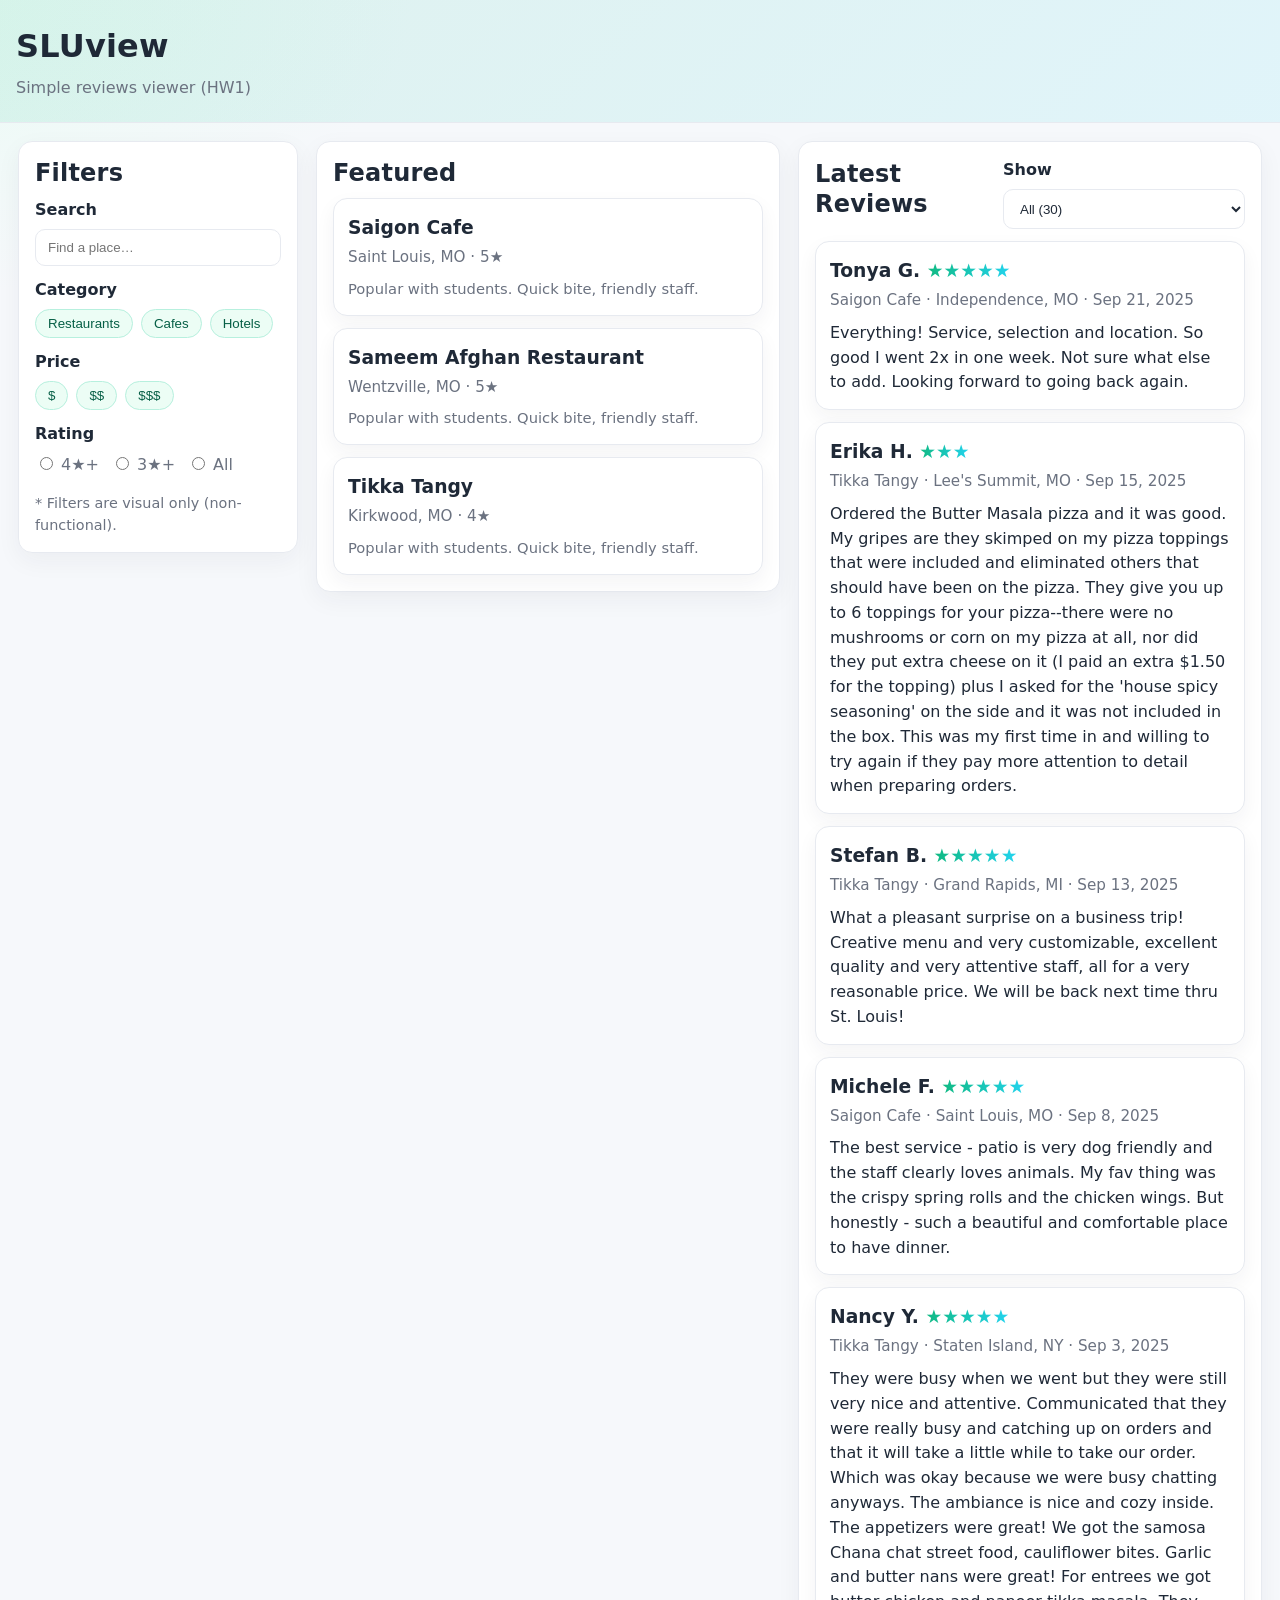
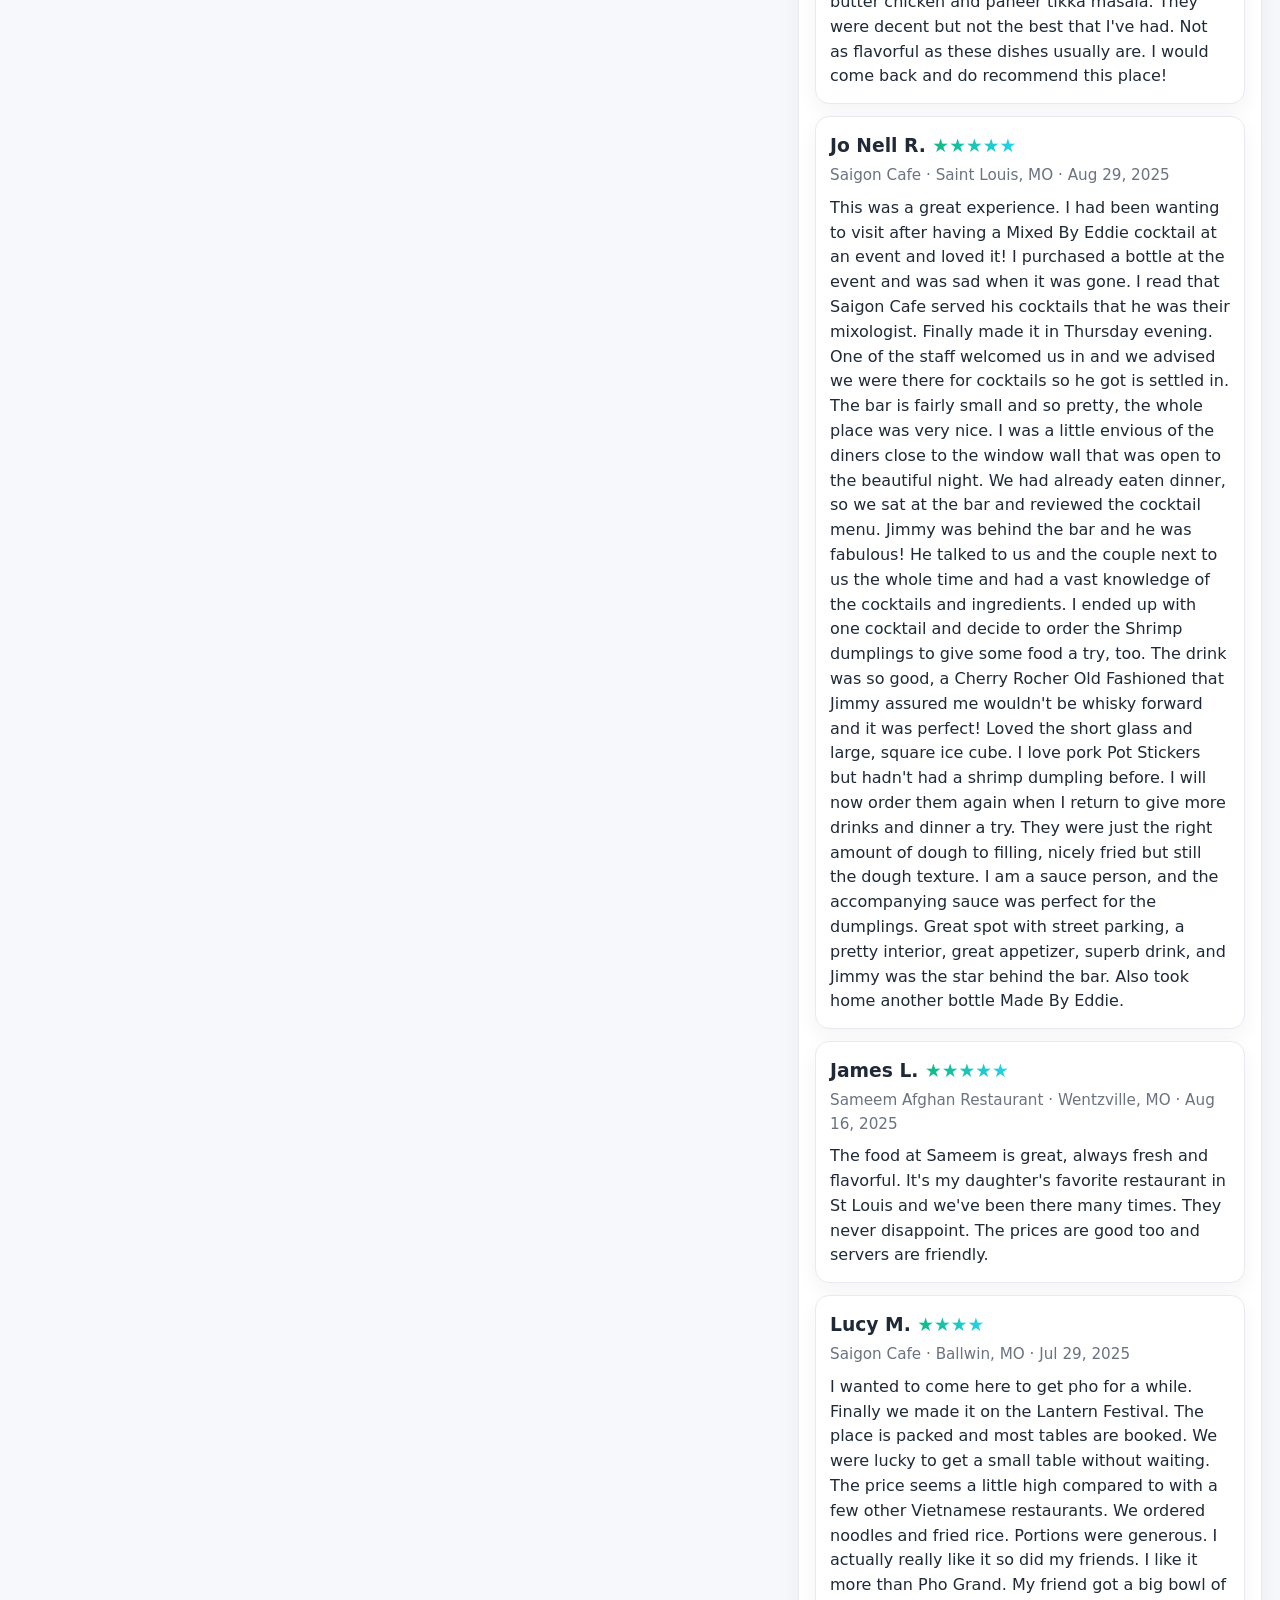
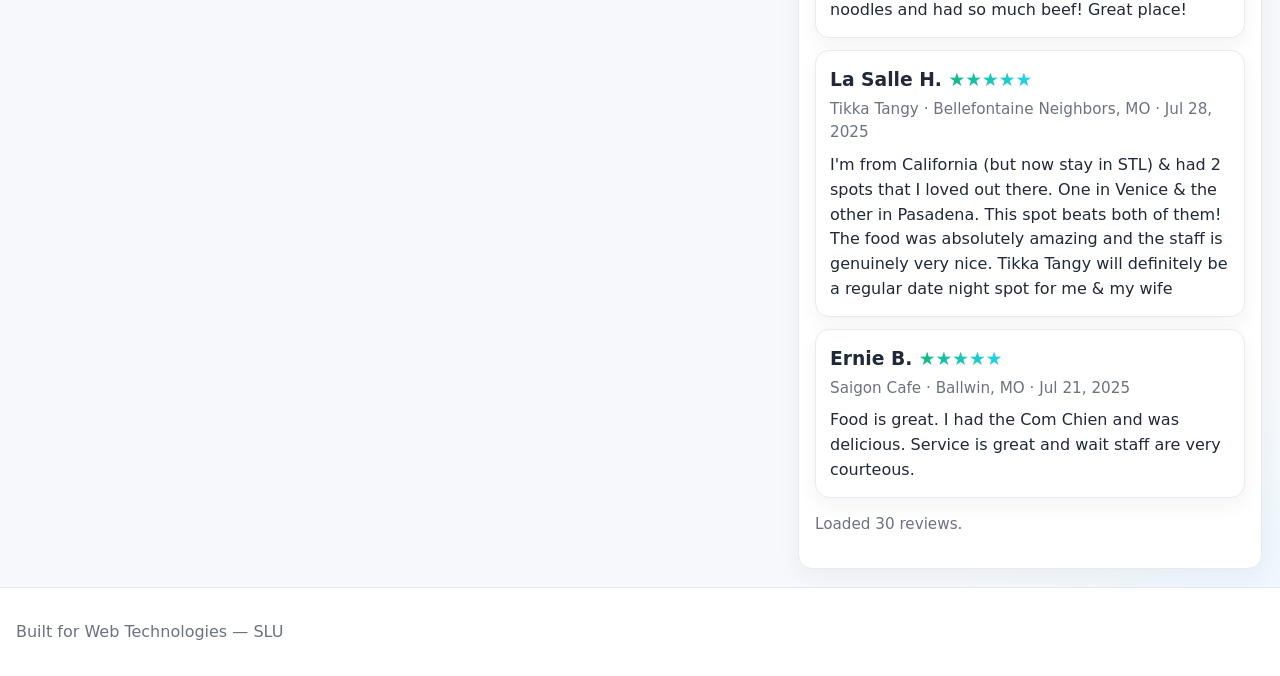
<file: sluview/index.html>
<!doctype html>
<html lang="en">
  <head>
    <meta charset="utf-8" />
    <meta name="viewport" content="width=device-width, initial-scale=1" />
    <title>SLUview</title>
    <link rel="stylesheet" href="slu.css" />
  </head>
  <body>
    <header class="site-header">
      <h1 class="site-title">SLUview</h1>
      <p class="site-subtitle">Simple reviews viewer (HW1)</p>
    </header>

    <main class="layout">
      <aside class="sidebar" aria-label="Filters">
        <h2 class="section-title">Filters</h2>

        <div class="form-group">
          <label for="search" class="label">Search</label>
          <input
            id="search"
            class="input"
            type="search"
            placeholder="Find a place…"
          />
        </div>

        <div class="form-group">
          <span class="label">Category</span>
          <ul class="chip-list">
            <li><button class="chip">Restaurants</button></li>
            <li><button class="chip">Cafes</button></li>
            <li><button class="chip">Hotels</button></li>
          </ul>
        </div>

        <div class="form-group">
          <span class="label">Price</span>
          <ul class="chip-list">
            <li><button class="chip">$</button></li>
            <li><button class="chip">$$</button></li>
            <li><button class="chip">$$$</button></li>
          </ul>
        </div>

        <div class="form-group">
          <span class="label">Rating</span>
          <div class="radio-group">
            <label><input type="radio" name="rating" /> 4★+</label>
            <label><input type="radio" name="rating" /> 3★+</label>
            <label><input type="radio" name="rating" /> All</label>
          </div>
        </div>

        <p class="hint-text">* Filters are visual only (non-functional).</p>
      </aside>

      <section class="featured" aria-label="Featured businesses">
        <h2 class="section-title">Featured</h2>
        <div id="featured-container" class="card-grid"></div>
      </section>

      <section class="reviews" aria-label="Latest reviews">
        <div class="reviews-toolbar">
          <h2 class="section-title">Latest Reviews</h2>
          <div class="picker">
            <label for="business-select" class="label">Show</label>
            <select id="business-select" class="select"></select>
          </div>
        </div>

        <div id="reviews-container" class="card-grid"></div>
        <p
          id="status-message"
          class="status-message"
          role="status"
          aria-live="polite"
        >
          Loading…
        </p>
        <p id="error-message" class="error-message" hidden>
          Couldn’t load <code>data_by_business.json</code>.
        </p>
      </section>
    </main>

    <footer class="site-footer">
      <p>Built for Web Technologies — SLU</p>
    </footer>

    <script defer src="app.js"></script>
  </body>
</html>
</file>
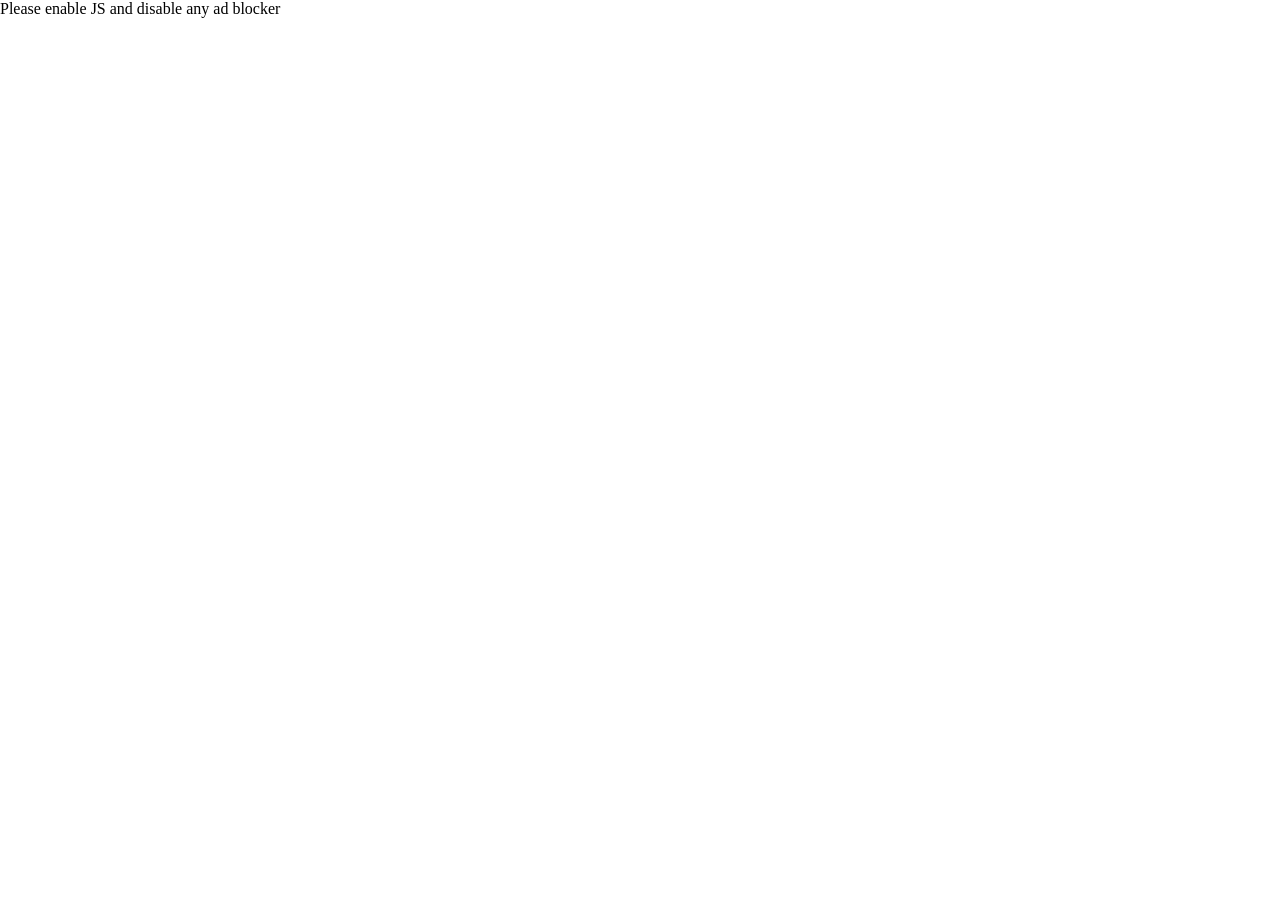
<file: westin_ua_only.html>
<html lang="en">
  <head>
    <title>tripadvisor.com</title>
    <style>
      #cmsg {
        animation: A 1.5s;
      }
      @keyframes A {
        0% {
          opacity: 0;
        }
        99% {
          opacity: 0;
        }
        100% {
          opacity: 1;
        }
      }
    </style>
  </head>
  <body style="margin: 0">
    <p id="cmsg">Please enable JS and disable any ad blocker</p>
    <script data-cfasync="false">
      var dd = {
        rt: "c",
        cid: "AHrlqAAAAAMAPG38K6RSLNsAGNmkNA==",
        hsh: "2F05D671381DB06BEE4CC52C7A6FD3",
        t: "fe",
        qp: "",
        s: 46694,
        e: "3c7e7358a740f2074a3cb44555385de7a9e89854114139eb4f0a95ce2148b94c",
        host: "geo.captcha-delivery.com",
        cookie:
          "T6iPtoH8txHTFAqzrMeP9jT14cnfqJ2eZr4UcpFxuC3Px36go09~LnPYY5E4_8e0kHbA1xGrS~cmFHSd_H3UcdRHGkJkrJqSLos5TiRanMLRo0PeLACBFfKmmikvQKvU",
      };
    </script>
    <script
      data-cfasync="false"
      src="https://ct.captcha-delivery.com/c.js"
    ></script>
  </body>
</html>
</file>
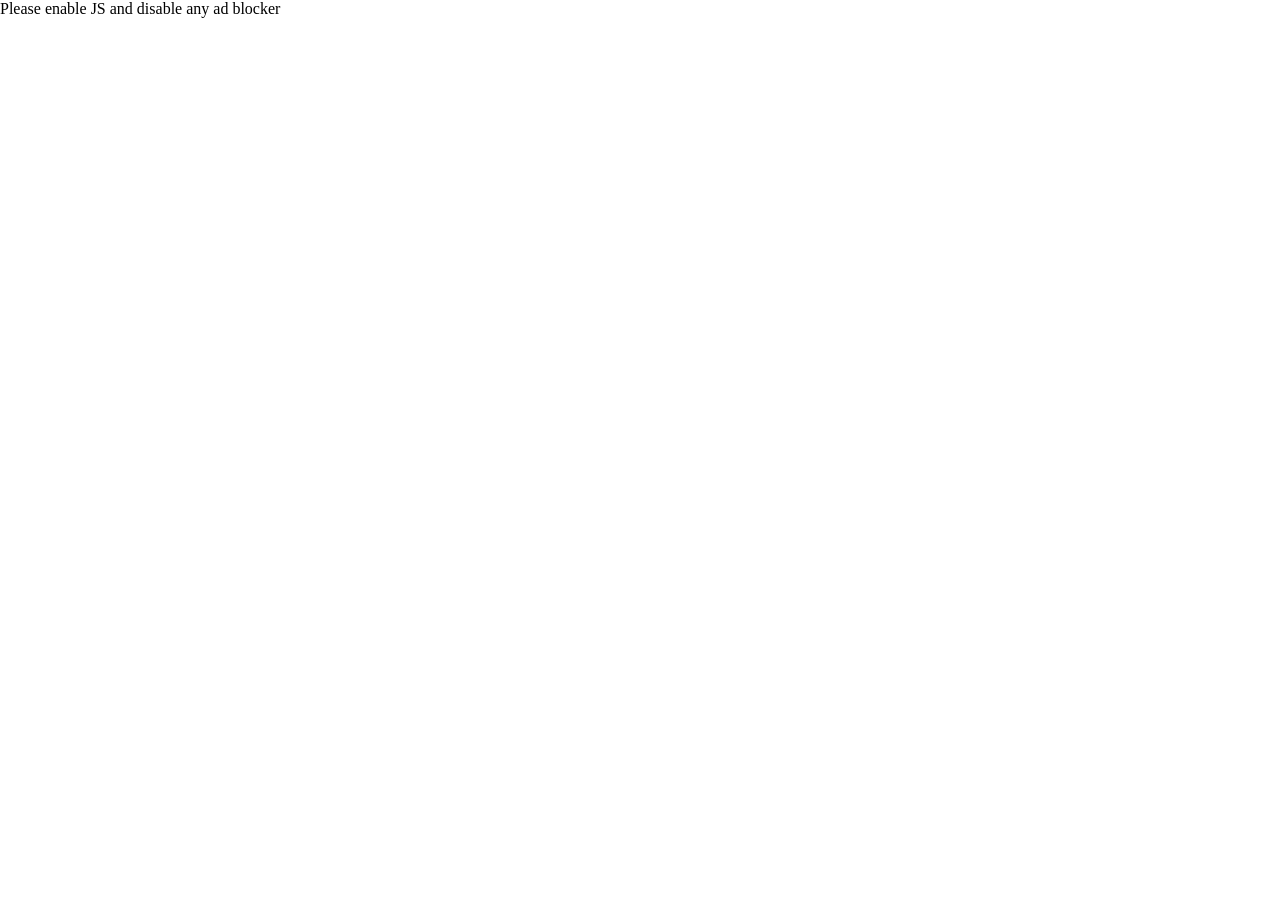
<file: curl_scraping/output_browser.html>
<html lang="en">
  <head>
    <title>yelp.com</title>
    <style>
      #cmsg {
        animation: A 1.5s;
      }
      @keyframes A {
        0% {
          opacity: 0;
        }
        99% {
          opacity: 0;
        }
        100% {
          opacity: 1;
        }
      }
    </style>
  </head>
  <body style="margin: 0">
    <p id="cmsg">Please enable JS and disable any ad blocker</p>
    <script data-cfasync="false">
      var dd = {
        rt: "c",
        cid: "AHrlqAAAAAMA_FKk9bRsxFUApYbUVA==",
        hsh: "3BD2468BAE4D73BEA0B5DE8314D745",
        t: "fe",
        rr: "https%3A%2F%2Fwww.yelp.com",
        qp: "",
        s: 50888,
        e: "20b6021f2b66c86bd8ec6b0153b8a1ba82140551e2e06976245be7b3a4a24e2e603ec16d157983d31aeeb165b27d4da4",
        host: "geo.captcha-delivery.com",
        cookie:
          "gOmdq_wjp5VruypUZ4vrNZOEYTSYLUakmAYxueHNgjCwWNHmOl1EXmjL~KKQ1KQBV5dXi6cT2sXRuuHzcGvtuMEh41Un~ejn0znc2jSnZ4tjLu0ERzwM2TKDiOe64x9A",
      };
    </script>
    <script
      data-cfasync="false"
      src="https://ct.captcha-delivery.com/c.js"
    ></script>
  </body>
</html>
</file>
<file: sluview/slu.css>
/* =========================
   SLUview — Fresh Mint Theme
   ========================= */

/* design tokens */
:root {
  --bg: #f6f8fb; /* page background */
  --panel: #ffffff; /* cards/panels */
  --border: #e7eaf0;
  --text: #1f2937; /* charcoal */
  --text-2: #6b7280; /* muted */
  --accent: #10b981; /* emerald/teal */
  --accent-2: #22d3ee; /* minty cyan for gradients */
  --chip-bg: #ecfdf5; /* very light mint */
  --chip-bd: #b7f0de;
}

/* base */
* {
  box-sizing: border-box;
}
html,
body {
  margin: 0;
  padding: 0;
}
body {
  font:
    16px/1.55 system-ui,
    -apple-system,
    "Segoe UI",
    Roboto,
    Inter,
    Arial,
    sans-serif;
  color: var(--text);
  background:
    radial-gradient(900px 500px at -10% 0%, #e9fbf4 0%, transparent 60%),
    radial-gradient(800px 500px at 110% 100%, #e7f7ff 0%, transparent 60%),
    var(--bg);
}

/* header/footer */
.site-header {
  background: linear-gradient(
    135deg,
    rgba(16, 185, 129, 0.1),
    rgba(34, 211, 238, 0.1)
  );
  border-bottom: 1px solid var(--border);
  padding: 22px 16px;
}
.site-footer {
  background: var(--panel);
  border-top: 1px solid var(--border);
  padding: 16px;
  color: var(--text-2);
}
.site-title {
  margin: 0;
  font-weight: 800;
  letter-spacing: 0.2px;
}
.site-subtitle {
  margin: 4px 0 0;
  color: var(--text-2);
}

/* layout 3 → 2 → 1 */
.layout {
  display: grid;
  grid-template-columns: 280px 1fr 1fr;
  gap: 18px;
  padding: 18px;
  align-items: start;
}

/* unified panel style */
.sidebar,
.featured,
.reviews {
  background: var(--panel);
  border: 1px solid var(--border);
  border-radius: 14px;
  padding: 16px;
  box-shadow: 0 8px 24px rgba(31, 41, 55, 0.05);
}
.sidebar > :first-child,
.featured > :first-child,
.reviews > :first-child {
  margin-top: 0;
}
.sidebar > :last-child,
.featured > :last-child,
.reviews > :last-child {
  margin-bottom: 0;
}

/* sticky sidebar on desktop */
@media (min-width: 1025px) {
  .sidebar {
    position: sticky;
    top: 18px;
  }
}

/* headings */
.section-title {
  margin: 0 0 10px;
  line-height: 1.25;
  letter-spacing: 0.2px;
}

/* ---- Column A (filters) ---- */
.form-group {
  margin-bottom: 12px;
}
.label {
  display: block;
  font-weight: 650;
  margin-bottom: 6px;
  color: var(--text);
}

.input,
.select {
  width: 100%;
  padding: 10px 12px;
  border: 1px solid var(--border);
  border-radius: 10px;
  background: #fff;
  color: var(--text);
  transition:
    box-shadow 0.12s ease,
    border-color 0.12s ease;
}
.input:focus,
.select:focus {
  outline: none;
  border-color: #a7e8d5;
  box-shadow: 0 0 0 4px rgba(16, 185, 129, 0.18);
}
.select {
  height: 40px;
}

.chip-list {
  list-style: none;
  margin: 0;
  padding: 0;
  display: flex;
  gap: 8px;
  flex-wrap: wrap;
}
.chip {
  border: 1px solid var(--chip-bd);
  background: var(--chip-bg);
  color: #065f46;
  border-radius: 999px;
  padding: 6px 12px;
  cursor: pointer;
  transition:
    transform 0.12s ease,
    box-shadow 0.12s ease,
    background 0.12s ease;
}
.chip:hover {
  transform: translateY(-1px);
  box-shadow: 0 6px 16px rgba(16, 185, 129, 0.18);
  background: #e6fbf2;
}
.radio-group {
  display: flex;
  gap: 12px;
  flex-wrap: wrap;
  color: var(--text-2);
}
.hint-text {
  color: var(--text-2);
  font-size: 0.9rem;
}

/* ---- Cards (B/C) ---- */
.card-grid {
  display: grid;
  gap: 12px;
  margin: 0;
}
.card {
  background: #fff;
  border: 1px solid var(--border);
  border-radius: 14px;
  padding: 14px;
  box-shadow: 0 8px 20px rgba(31, 41, 55, 0.05);
  transition:
    transform 0.12s ease,
    box-shadow 0.12s ease;
}
.card:hover {
  transform: translateY(-2px);
  box-shadow: 0 12px 28px rgba(31, 41, 55, 0.08);
}
.card-title {
  margin: 0;
  font-weight: 750;
}
.card-meta {
  color: var(--text-2);
  font-size: 0.95rem;
  margin: 4px 0 0;
}
.card-text {
  margin: 8px 0 0;
}
.star-text {
  background: linear-gradient(90deg, var(--accent), var(--accent-2));
  -webkit-background-clip: text;
  background-clip: text;
  color: transparent;
  font-weight: 800;
}
.small-text {
  font-size: 0.92rem;
  color: var(--text-2);
}

/* reviews toolbar */
.reviews-toolbar {
  display: grid;
  grid-template-columns: 1fr auto;
  align-items: center;
  gap: 12px;
  margin-bottom: 12px;
}
.picker {
  min-width: 240px;
}

/* messages */
.status-message {
  color: var(--text-2);
  font-size: 0.95rem;
}
.error-message {
  color: #b91c1c;
  font-weight: 700;
}

/* responsive */
@media (max-width: 1024px) {
  .layout {
    grid-template-columns: 260px 1fr;
  }
  .reviews {
    grid-column: 1 / -1;
  }
}
@media (max-width: 640px) {
  .layout {
    grid-template-columns: 1fr;
  }
  .picker {
    width: 100%;
  }
}

/* focus-visible */
a,
button,
.chip,
.input,
.select {
  outline: none;
}
a:focus-visible,
button:focus-visible,
.chip:focus-visible,
.input:focus-visible,
.select:focus-visible {
  box-shadow: 0 0 0 4px rgba(34, 211, 238, 0.25);
}
</file>
